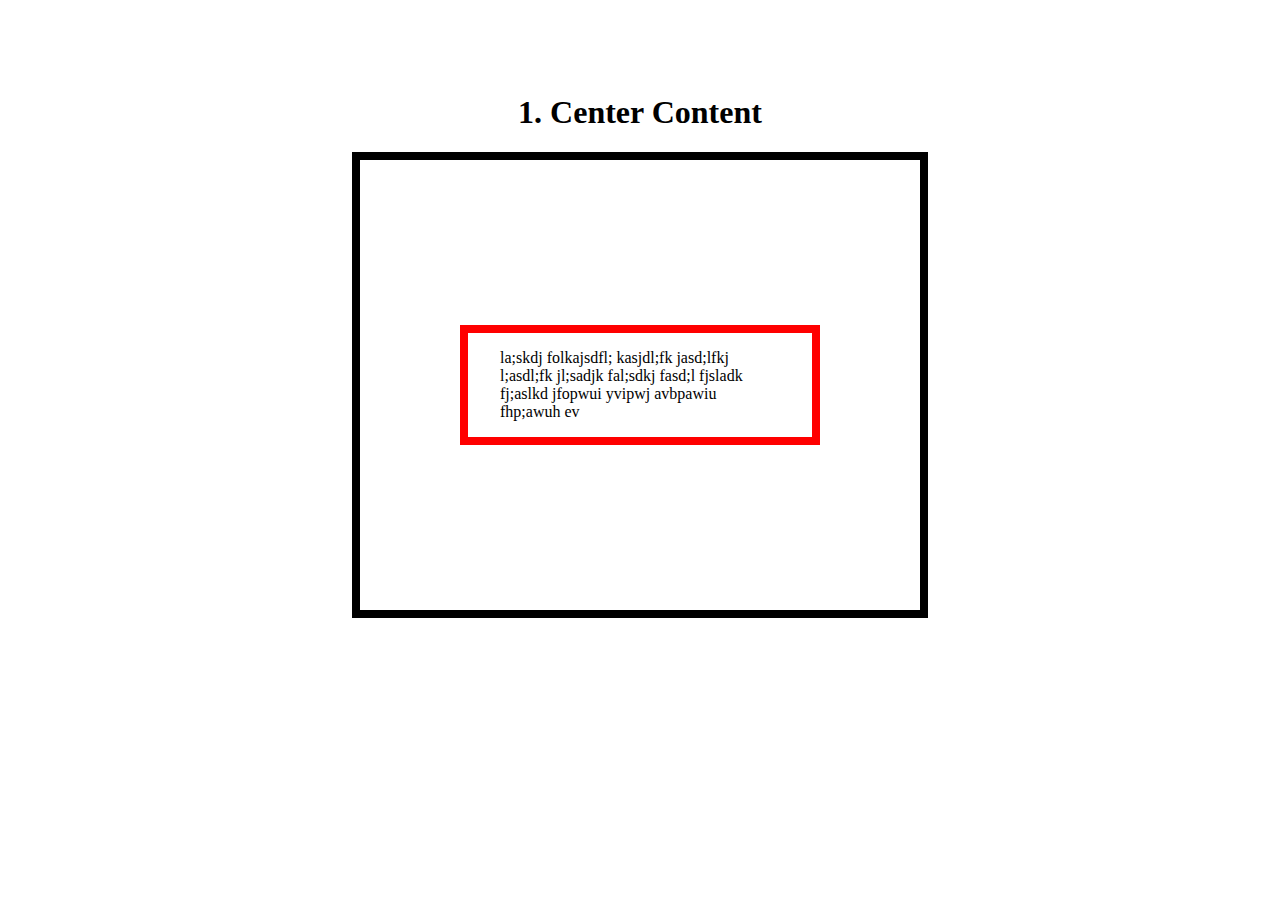
<file: 1. Center Content Hor & Ver/index.html>
<!DOCTYPE html>
<html lang="en">
<head>
    <meta charset="UTF-8">
    <meta name="viewport" content="width=device-width, initial-scale=1.0">
    <title>Center Content</title>
    <link rel="stylesheet" href="style.css">
</head>
<body>
    <header class="challange-header">
        <h1 class="challange-title">1. Center Content</h1>
    </header>
    <section class="wrapper">
        <div class="child">
            <p>
                la;skdj folkajsdfl; kasjdl;fk jasd;lfkj l;asdl;fk jl;sadjk fal;sdkj
                fasd;l fjsladk fj;aslkd jfopwui yvipwj avbpawiu fhp;awuh ev 
            </p>
        </div>
    </section>
</body>
</html>
</file>
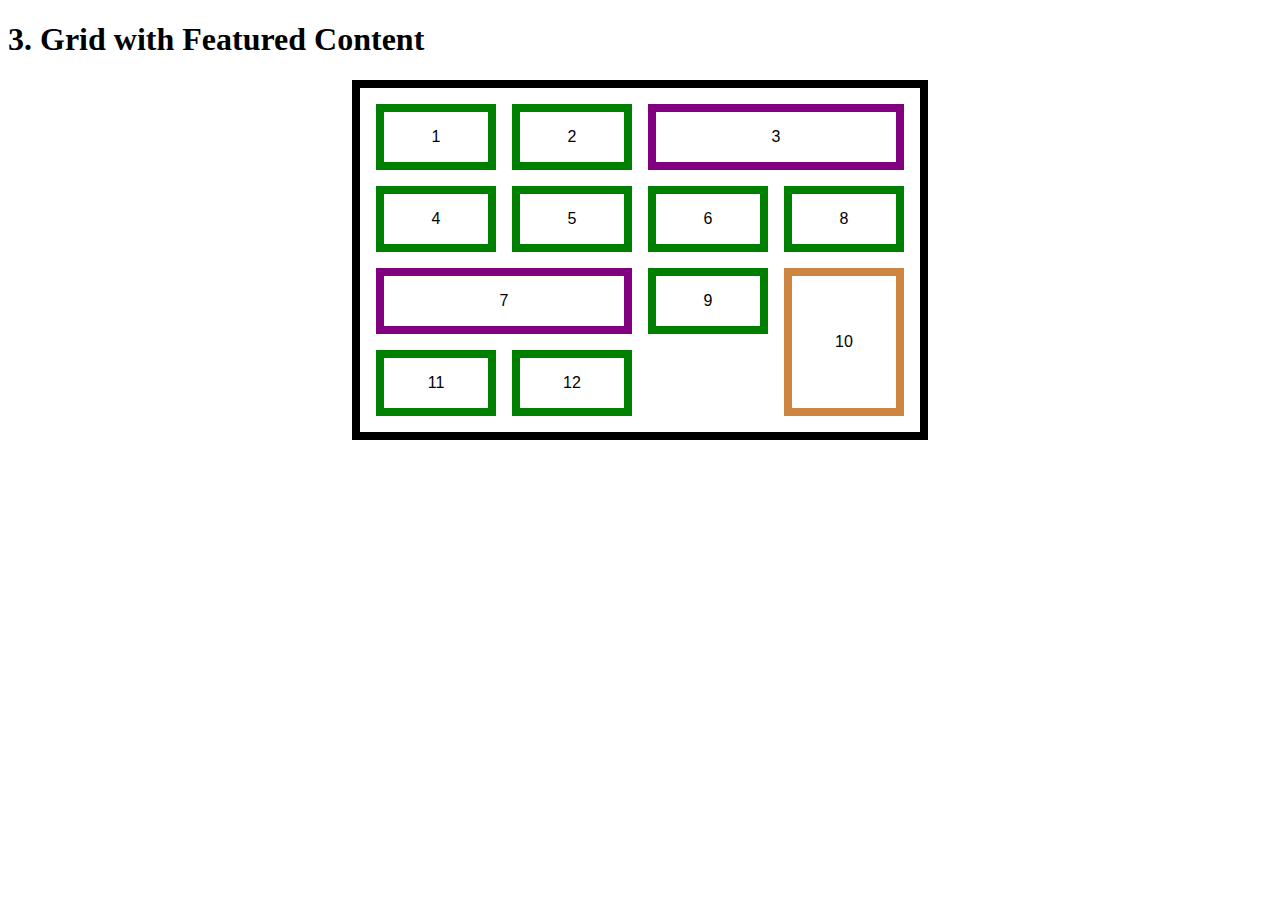
<file: 3. Grid with featured content/index.html>
<!DOCTYPE html>
<html lang="en">
  <head>
    <meta charset="UTF-8" />
    <meta http-equiv="X-UA-Compatible" content="IE=edge" />
    <meta name="viewport" content="width=device-width, initial-scale=1.0" />
    <link rel="stylesheet" href="style.css">

    <title>Grid with Featured Content</title>
  </head>
  <body>
    <header class="challenge-header">
      <h1 class="challenge-title">3. Grid with Featured Content</h1>
    </header>

    <section class="wrapper">
      <nav class="grid">
        <ul>
          <li><p>1</p></li>
          <li><p>2</p></li>
          <li class="featured"><p>3</p></li>
          <li><p>4</p></li>
          <li><p>5</p></li>
          <li><p>6</p></li>
          <li class="featured"><p>7</p></li>
          <li><p>8</p></li>
          <li><p>9</p></li>
          <li class="featured2"><p>10</p></li>
          <li><p>11</p></li>
          <li><p>12</p></li>
        </ul>
        </ul>
      </div>
    </section>
  </body>
</html>
</file>
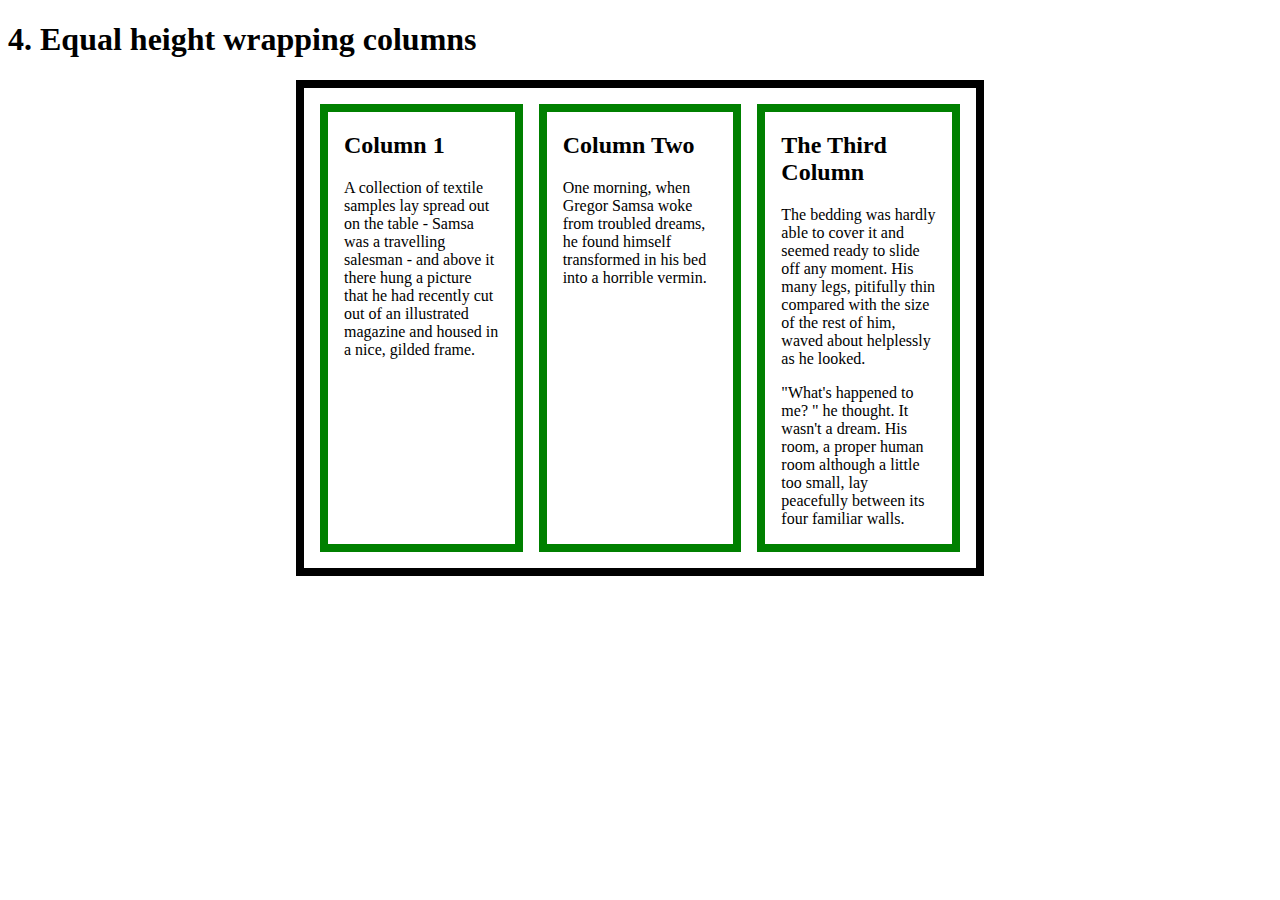
<file: 4. Equal Height Wrapping column/index.html>
<!DOCTYPE html>
<html lang="en">
  <head>
    <meta charset="UTF-8" />
    <meta http-equiv="X-UA-Compatible" content="IE=edge" />
    <meta name="viewport" content="width=device-width, initial-scale=1.0" />
    <link rel="stylesheet" href="style.css">

    <title>Equal height wrapping columns</title>
  </head>
  <body>
    <header class="challenge-header">
      <h1 class="challenge-title">4. Equal height wrapping columns</h1>
    </header>

    <section class="wrapper">
      <div class="block">
        <h2>Column 1</h2>
        <p>
          A collection of textile samples lay spread out on the table - Samsa
          was a travelling salesman - and above it there hung a picture that he
          had recently cut out of an illustrated magazine and housed in a nice,
          gilded frame.
        </p>
      </div>
      <div class="block">
        <h2>Column Two</h2>
        <p>
          One morning, when Gregor Samsa woke from troubled dreams, he found
          himself transformed in his bed into a horrible vermin.
        </p>
      </div>
      <div class="block">
        <h2>The Third Column</h2>
        <p>
          The bedding was hardly able to cover it and seemed ready to slide off
          any moment. His many legs, pitifully thin compared with the size of
          the rest of him, waved about helplessly as he looked.
        </p>
        <p>
          "What's happened to me? " he thought. It wasn't a dream. His room, a
          proper human room although a little too small, lay peacefully between
          its four familiar walls.
        </p>
      </div>
    </section>
  </body>
</html>
</file>
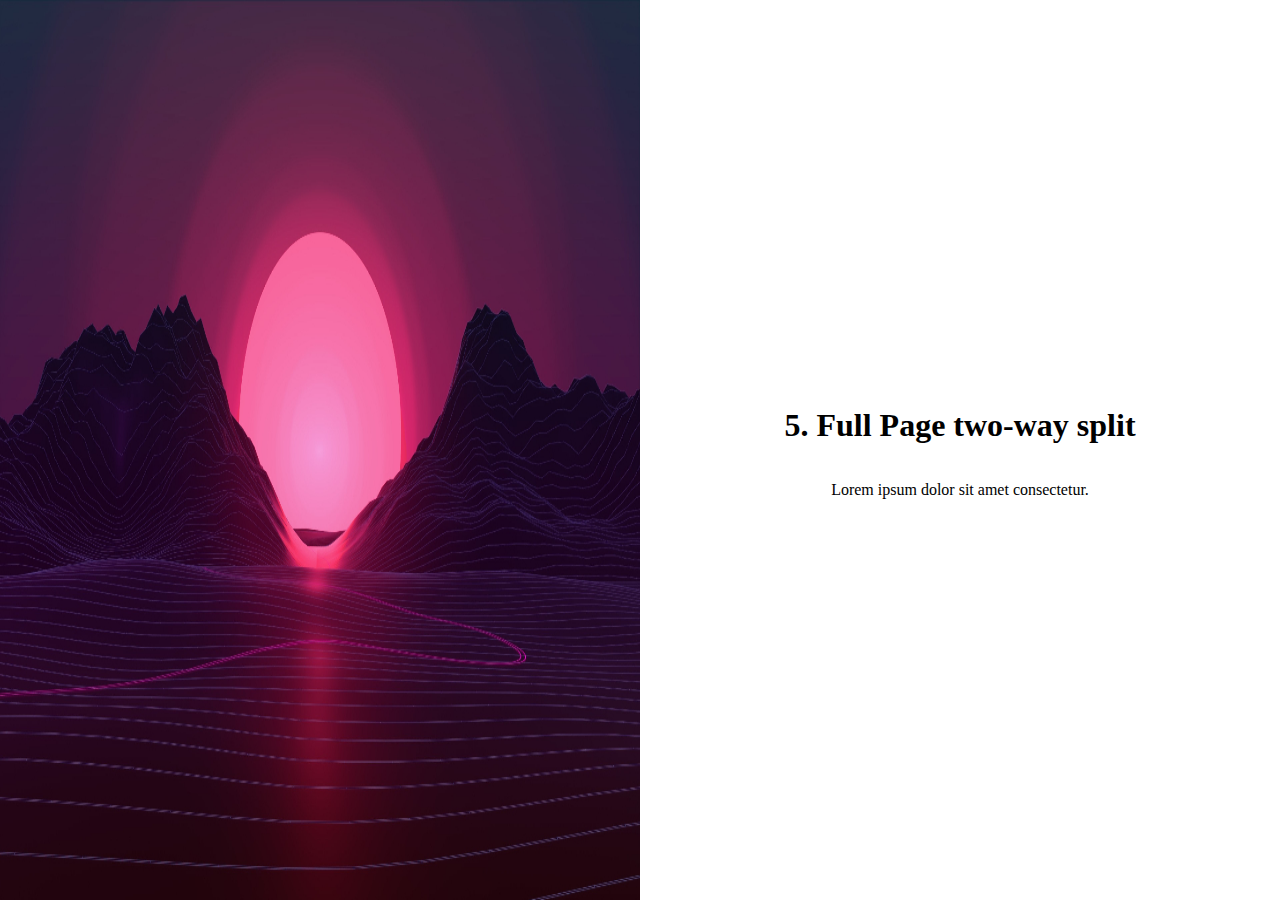
<file: 5. Full Page two-way split/index.html>
<!DOCTYPE html>
<html lang="en">
  <head>
    <meta charset="UTF-8" />
    <meta http-equiv="X-UA-Compatible" content="IE=edge" />
    <meta name="viewport" content="width=device-width, initial-scale=1.0" />
    <link rel="stylesheet" href="style.css" />

    <title>5. Full Page two-way split</title>
  </head>
  <body>
    <section class="wrapper">
      <figure class="image">
        <img
          src="./wallpaperflare.com_wallpaper.jpg"
          alt="Moon light illustration"
        />
      </figure>
      <article class="cover">
        <h1 class="challange-title">5. Full Page two-way split</h1>
        <p>Lorem ipsum dolor sit amet consectetur.</p>
      </article>
    </section>
  </body>
</html>
</file>
<file: 1. Center Content Hor & Ver/style.css>
body {
    background-color: white;
    display: flex;
    justify-content: center;
    flex-direction: column;
    align-items: center ;
    min-height: 75vh;
}
.wrapper {
    margin: 0 auto;
    width: clamp(calc(320px - 3rem), 75%, 70ch);
    height: 50vh;
    border: 0.5rem solid black;
    display: grid;
    justify-items: center;
    align-items: center;
}
.child {
    padding: 0 2rem;
    width: 50%;
    border: 0.5rem solid red;
}
</file>
<file: 3. Grid with featured content/style.css>
.wrapper {
    margin: 0 auto;
    width: clamp(calc(320px - 3rem), 75%, 70ch);
    border: 0.5rem solid black;
  }
  
  .grid {
    font-family: -apple-system, BlinkMacSystemFont, "Segoe UI", Roboto, Oxygen,
      Ubuntu, Cantarell, "Open Sans", "Helvetica Neue", sans-serif;
  }
  
  .grid ul {
    list-style: none;
    margin: 1rem;
    padding: 0;
    display: grid;
    grid-template-columns: repeat(4, 1fr);
    gap: 1rem;
    grid-auto-flow: dense;
  }
  
  .grid li {
    border: 0.5rem solid green;
    display: flex;
    justify-content: center;
    align-items: center;
  }
  
  li.featured {
    border-color: purple;
    grid-column: span 2;
}
li.featured2 {
    border-color: peru;
    grid-row: span 2;
  }
</file>
<file: 4. Equal Height Wrapping column/style.css>
.wrapper {
    margin: 0 auto;
    padding: 1rem;
    width: clamp(calc(320px - 3rem), 75%, 80ch);
    border: 0.5rem solid black;
    gap: 1rem;
    flex-wrap: wrap;
    display: flex;
    flex-direction: row;
  }
  
  .block {
    flex: 1 0 10ch;
    padding: 0 1rem;
    border: 0.5rem solid green;
  }
</file>
<file: 5. Full Page two-way split/style.css>
body {
  margin: 0;
}

figure {
  margin: 0;
}

img {
  display: block;
  max-width: 100%;
}

.wrapper {
  display: grid;
  grid-template-columns: 1fr 1fr;
}

.image img {
  height: 100vh;
}

.cover {
  padding: 2rem;
  display: flex;
  flex-direction: column;
  justify-content: center;
  align-items: center;
}
</file>
